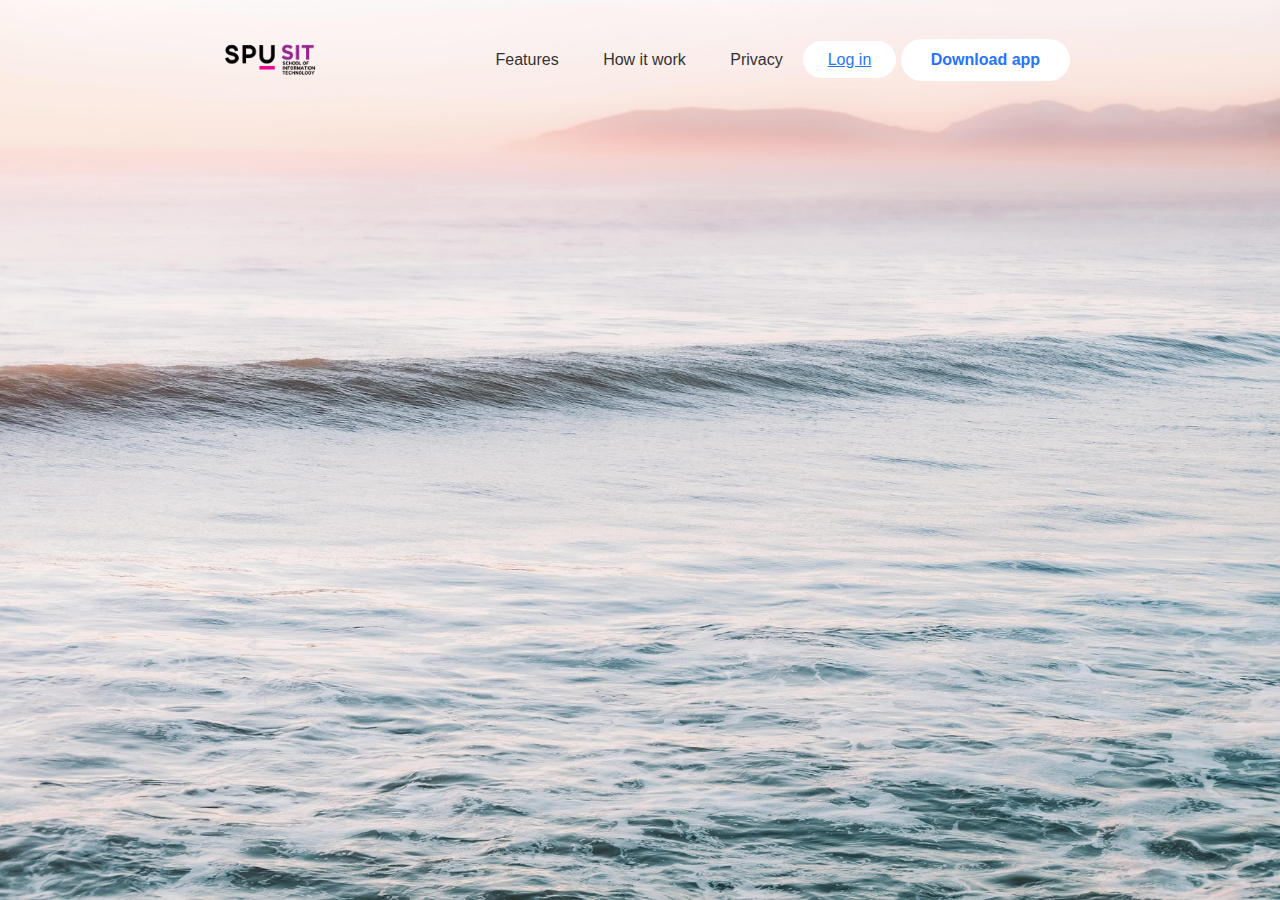
<file: AS5_68092306/index.html>
<!DOCTYPE html>
<html lang="th">
<head>
    <meta charset="UTF-8">
    <title>Web Design Kunthawat Kongmen</title>
    <link rel="stylesheet" href="as5.css">
</head>
<body>
    <div class="hero">
        <nav>
            <img src="Logo SPU SIT/Logo SPU SIT_Color.png" class="logo">
            <ul>
                <li><a href="">Features</a></li>
                <li><a href="">How it work</a></li>
                <li><a href="">Privacy</a></li>
            </ul>
            <div>
                <a href="#" class="login-btn">Log in</a>
                <a href="#" class="btn">Download app</a>
            </div>
        </nav>

        <div class="content">
            <h1 class="anim">Make <br> New Friends</h1>
            <p class="anim">
                Lorem ipsum dolor sit amet consectetur adipisicing elit.
                Deleniti saepe similique minus, minima tenetur nostrum maxime ipsa possimus quisquam at.
            </p>
            <a href="#" class="btn anim">Join Now</a>
        </div>

        <img src="pic/ChatGPT 3.png" class="Features-img anim">
    </div>
</body>
</html>
</file>
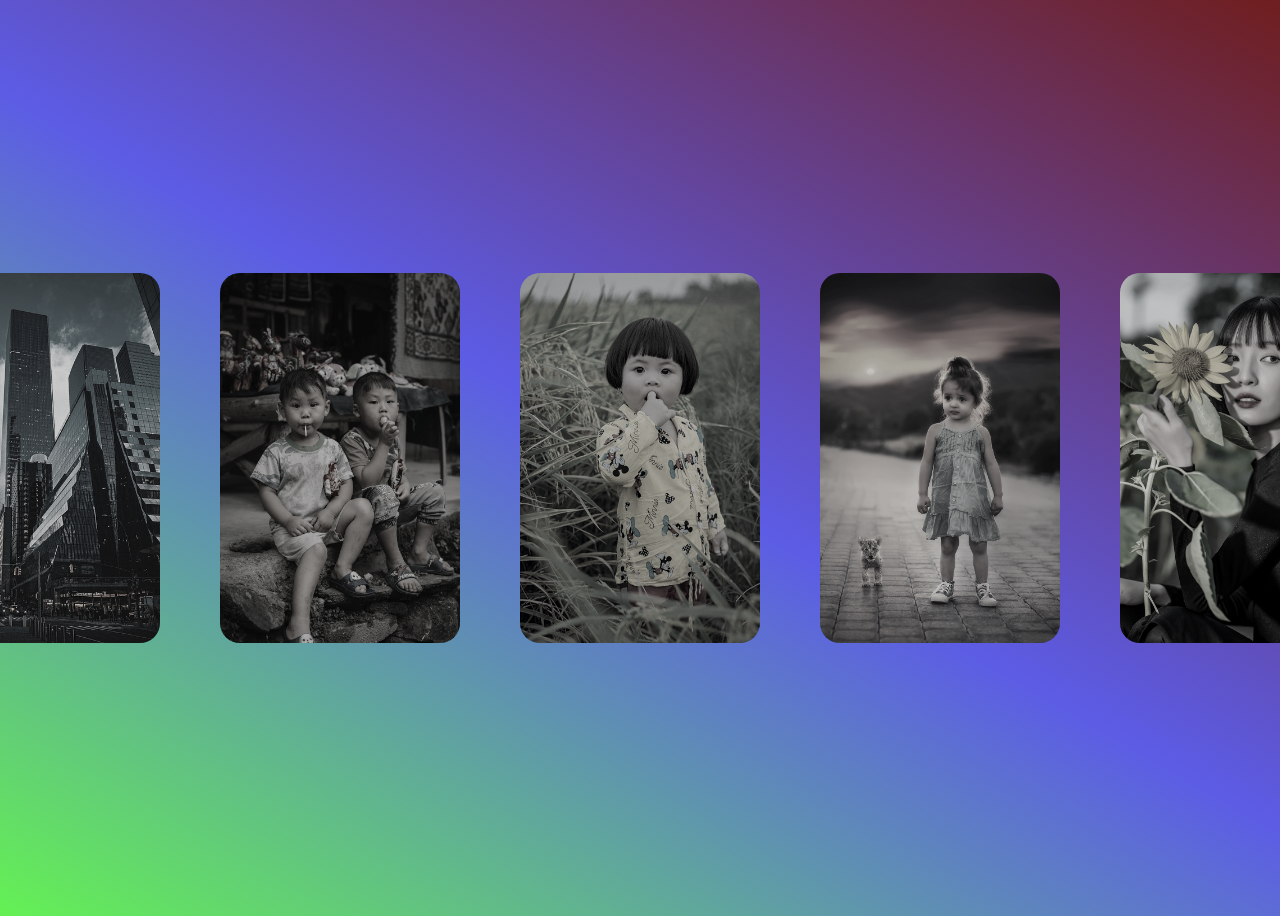
<file: L4_68092306/L4_68092306.html>
<!DOCTYPE html>
<html lang="en">
<head>
  <meta charset="UTF-8" />
  <meta name="viewport" content="width=device-width, initial-scale=1.0" />
  <link rel="stylesheet" href="L4style.css" />
  <title>68092306 กุลธวัช คงเม่น</title>
</head>

<body>
  <div class="container">

    <span class="slider" id="slider1"></span>
    <span class="slider" id="slider2"></span>
    <span class="slider" id="slider3"></span>
    <span class="slider" id="slider4"></span>
    <span class="slider" id="slider5"></span>
    <span class="slider" id="slider6"></span>
    <span class="slider" id="slider7"></span>

    <div class="imgContainer">

      <div class="slide_div" id="slide_1">
        <img src="image/s1.jpg" alt="" class="img" id="img1" />
        <a href="#slider1" class="button" id="button1"></a>
      </div>

      <div class="slide_div" id="slide_2">
        <img src="image/s2.jpg" alt="" class="img" id="img2" />
        <a href="#slider2" class="button" id="button2"></a>
      </div>

      <div class="slide_div" id="slide_3">
        <img src="image/s3.jpg" alt="" class="img" id="img3" />
        <a href="#slider3" class="button" id="button3"></a>
      </div>

      <div class="slide_div" id="slide_4">
        <img src="image/s4.jpg" alt="" class="img" id="img4" />
        <a href="#slider4" class="button" id="button4"></a>
      </div>

      <div class="slide_div" id="slide_5">
        <img src="image/s5.jpg" alt="" class="img" id="img5" />
        <a href="#slider5" class="button" id="button5"></a>
      </div>

      <div class="slide_div" id="slide_6">
        <img src="image/s6.jpg" alt="" class="img" id="img6" />
        <a href="#slider6" class="button" id="button6"></a>
      </div>

      <div class="slide_div" id="slide_7">
        <img src="image/s7.jpg" alt="" class="img" id="img7" />
        <a href="#slider7" class="button" id="button7"></a>
      </div>

    </div>
  </div>
</body>
</html>
</file>
<file: AS5_68092306/as5.css>
*{
    margin: 0;
    padding: 0;
    box-sizing: border-box;
    font-family: Arial, Helvetica, sans-serif;
}


.hero{
    width: 100%;
    min-height: 100vh;
    background-image: url(pic/bg.jpg);
    background-position: center;
    background-size: cover;
    padding: 10px 10%;
    overflow: hidden;
    position: relative;
}



nav{
    display: flex;
    align-items: center;
    justify-content: space-between;
    padding: 20px 8%;
}


.logo{
    width: 120px;
}


nav ul{
    flex: 1;
    text-align: right;
}

nav ul li{
    list-style: none;
    display: inline-block;
    margin: 10px 20px;
}

nav ul li a{
    text-decoration: none;
    color: #333;
    font-weight: 400;
}


.login-btn{
    background: #fff;
    color: #2575fc;
    padding: 10px 25px;
    border: none;
    border-radius: 20px;
    cursor: pointer;
    font-weight: 400;
}


.content{
    margin-top: 10%;
    margin-left: 8%;
    max-width: 600px;
}

.content h1{
    font-size: 60px;
}

.content h2{
    font-size: 40px;
    margin-bottom: 20px;
}

.content p{
    line-height: 1.6;
    margin-bottom: 30px;
}


.btn{
    display: inline-block;
    padding: 12px 30px;
    background: #fff;
    color: #2575fc;
    text-decoration: none;
    border-radius: 25px;
    transition: 0.5s;
    border: none;
    cursor: pointer;
    font-weight: bold;
}


.btn:hover{
    background: transparent;
    border: 2px solid #fff;
    color: #fff;
}


.Features-img{
    width: 400px;
    position: absolute;
    bottom: 0;
    right: 10%;
}


.anim{
    opacity: 0;
    transform: translateY(30px);
    animation: moveup 0.8s linear forwards;
}

.Features-img{
    animation-delay: 1s;
}

.content h1{
    animation-delay: 0.5s;
}

.content h2{
    animation-delay: 0.7s;
}

.content p{
    animation-delay: 0.9s;
}

.btn{
    animation-delay: 1.1s;
}


@keyframes moveup{
    100%{
        opacity: 1;
        transform: translateY(0);
    }
}
</file>
<file: L4_68092306/L4style.css>
body{
  width: 100%;
  height: 100vh;
  display: flex;
  align-items: center;
  overflow: hidden;
  background: linear-gradient(30deg, rgb(100, 241, 84), rgb(92, 92, 229), rgb(111, 30, 30));
}

.container{
  width: 100%;
  height: 90vh;
  display: flex;
  flex-direction: row;
  align-items: center;
  overflow: hidden;
}

.imgContainer{
  width: 100%;
  height: 600px;
  position: absolute;
  left: 0;
  display: flex;
  justify-content: center;
  align-items: center;
  transition: 1s;
}

.slide_div{
  display: flex;
  align-items: center;
  justify-content: center;
  margin: 0 30px 0 30px;
}

.img{
  position: relative;
  height: 370px;
  width: 240px;
  filter: saturate(10%);
  transition: 0.7s;
  background-color: rgba(0, 0, 0, 0.4);
  border-radius: 20px;
}

.button{
  position: absolute;
  width: 240px;
  height: 370px;
  transition: 0.7s;
  background-color: rgba(0, 0, 0, 0.2);
  border-radius: 20px;
}

.button:hover{
  background-color: rgba(0, 0, 0, 0.2);
}

/* :target ที่อาจารย์ใช้: เมื่อกดปุ่มของสไลด์นั้น ให้รูป + ปุ่ม “เด่นขึ้น” */
#slider1:target ~ .imgContainer #img1,
#slider1:target ~ .imgContainer #button1{
  width: 390px;
  height: 600px;
  background-color: transparent;
  filter: saturate(100%);
}

#slider2:target ~ .imgContainer #img2,
#slider2:target ~ .imgContainer #button2{
  width: 390px;
  height: 600px;
  background-color: transparent;
  filter: saturate(100%);
}

#slider3:target ~ .imgContainer #img3,
#slider3:target ~ .imgContainer #button3{
  width: 390px;
  height: 600px;
  background-color: transparent;
  filter: saturate(100%);
}

#slider4:target ~ .imgContainer #img4,
#slider4:target ~ .imgContainer #button4{
  width: 390px;
  height: 600px;
  background-color: transparent;
  filter: saturate(100%);
}

#slider5:target ~ .imgContainer #img5,
#slider5:target ~ .imgContainer #button5{
  width: 390px;
  height: 600px;
  background-color: transparent;
  filter: saturate(100%);
}

#slider6:target ~ .imgContainer #img6,
#slider6:target ~ .imgContainer #button6{
  width: 390px;
  height: 600px;
  background-color: transparent;
  filter: saturate(100%);
}

#slider7:target ~ .imgContainer #img7,
#slider7:target ~ .imgContainer #button7{
  width: 390px;
  height: 600px;
  background-color: transparent;
  filter: saturate(100%);
}

/* การเลื่อนตำแหน่ง imgContainer (ใน PDF อธิบายว่าเปลี่ยนค่า left เช่น 60%, -20% ฯลฯ) */
#slider1:target ~ .imgContainer{ left: 60%; }
#slider2:target ~ .imgContainer{ left: 40%; }
#slider3:target ~ .imgContainer{ left: 20%; }
#slider4:target ~ .imgContainer{ left: 0%;  }
#slider5:target ~ .imgContainer{ left: -20%; }
#slider6:target ~ .imgContainer{ left: -40%; }
#slider7:target ~ .imgContainer{ left: -60%; }
</file>
